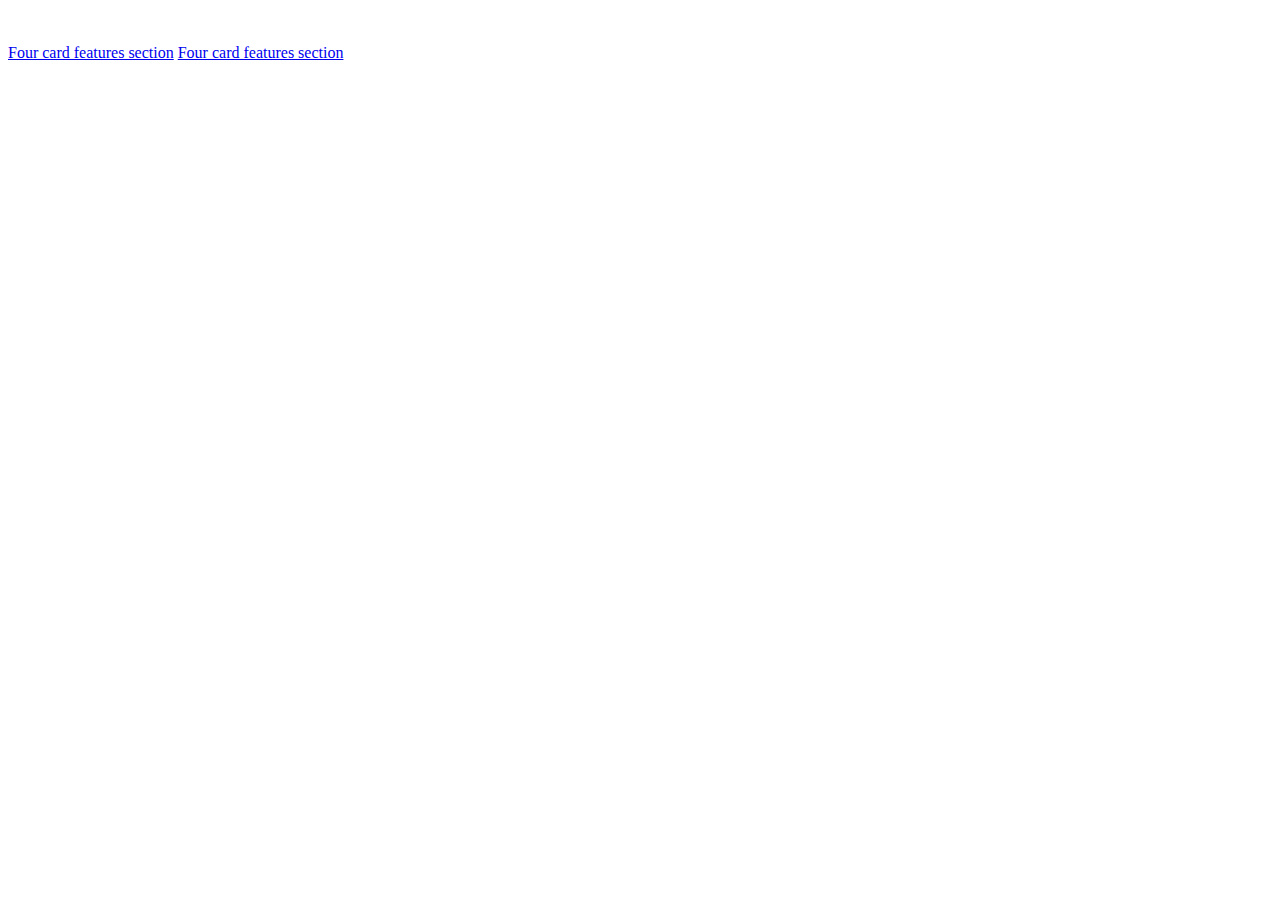
<file: index.html>
<!DOCTYPE html>
<html lang="en">
<head>
    <meta charset="UTF-8">
    <meta name="viewport" content="width=device-width, initial-scale=1.0">
    <title>Document</title>
</head>
<body>
    <br>
    <br>
   <a href="https://priceless-jennings-22627a.netlify.com/four-card/">Four card features section</a> 
   <a href="https://priceless-jennings-22627a.netlify.app/insure-landing-page-master/">Four card features section</a> 
</body>
</html>
</file>
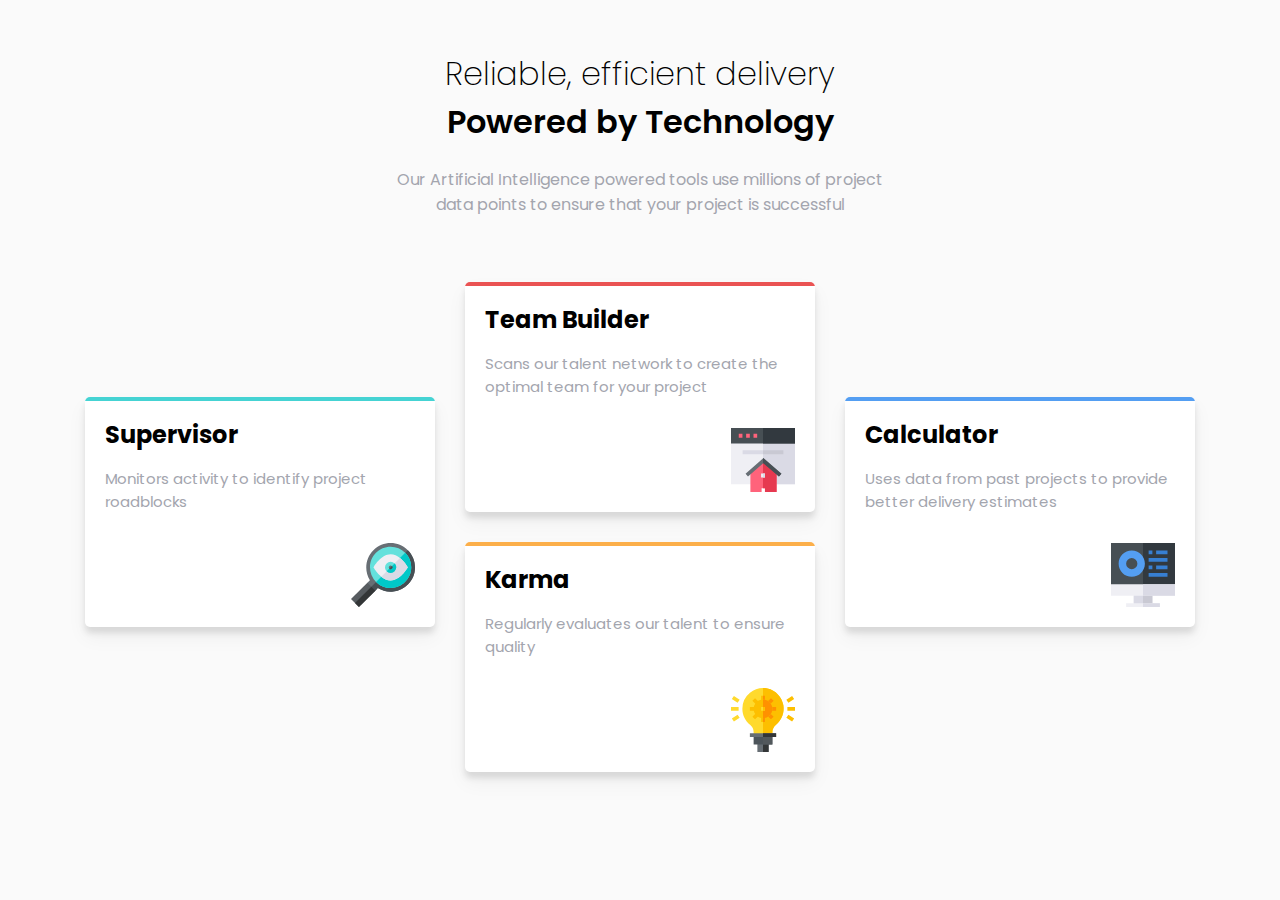
<file: four-card/index.html>
<!DOCTYPE html>
<html lang="en">
  <head>
    <meta charset="UTF-8" />
    <meta name="viewport" content="width=device-width, initial-scale=1.0" />
    <link
      rel="icon"
      type="image/png"
      sizes="32x32"
      href="./images/favicon-32x32.png"
    />
    <link rel="stylesheet" href="style.css" />
    <title>Frontend Mentor | Four card feature section</title>
  </head>
  <body>
    <header>
      <h1>
        Reliable, efficient delivery
        <span>
          Powered by Technology
        </span>
      </h1>
      <p>
        Our Artificial Intelligence powered tools use millions of project data
        points to ensure that your project is successful
      </p>
    </header>
    <div class="container">
      <div class="box box-cyan box-push">
        <h2>
          Supervisor     
        </h2>
        <p>
          Monitors activity to identify project roadblocks
        </p>
        <img src="./images/icon-supervisor.svg" alt="supervisorIcon" />
      </div>
      <div class="box box-red">
        <h2>
          Team Builder
        </h2>
        <p>
          Scans our talent network to create the optimal team for your project
        </p>
        <img src="./images/icon-team-builder.svg" alt="teambuildeIcon" />
      </div>
      <div class="box box-blue box-push">
        <h2>
          Calculator
        </h2>
        <p>
          Uses data from past projects to provide better delivery estimates
        </p>
        <img src="./images/icon-calculator.svg" alt="calculatorIcon" />
      </div>
      <div class="box box-orange">
        <h2>
          Karma
        </h2>
        <p>
          Regularly evaluates our talent to ensure quality
        </p>
        <img src="./images/icon-karma.svg" alt="karmaIcon" />
      </div>
    </div>

    <!-- <footer>
      <p>
        Challenge by
        <a href="https://www.frontendmentor.io?ref=challenge" target="_blank"
          >Frontend Mentor</a
        >. Coded by <a href="#">sajas</a>.
      </p>
    </footer> -->
  </body>
</html>
</file>
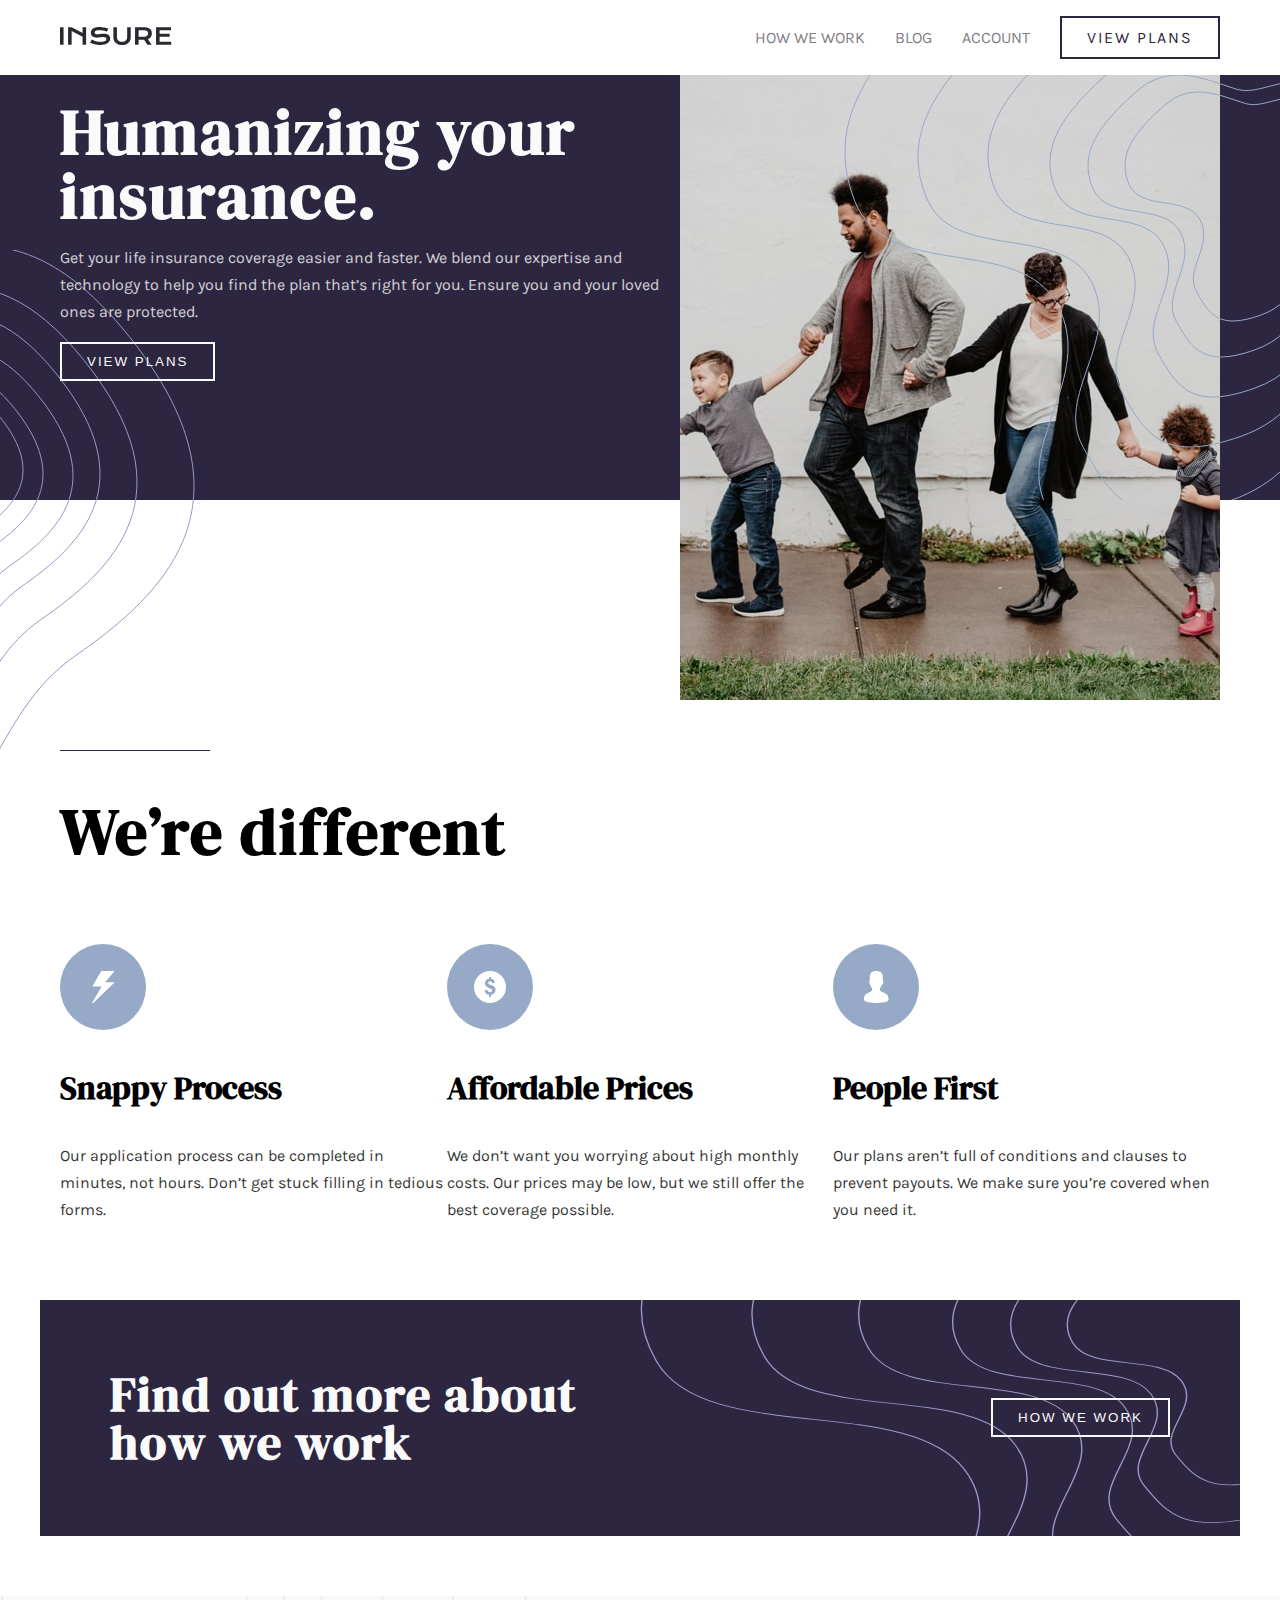
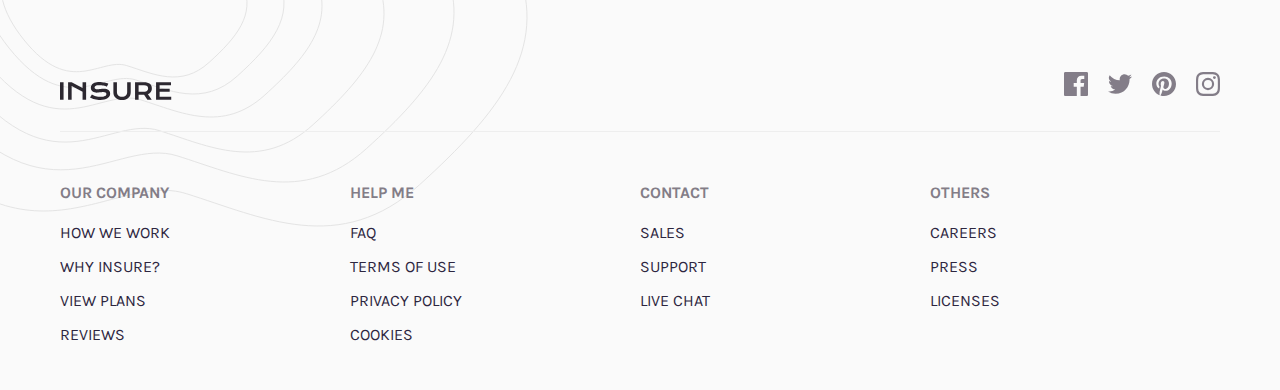
<file: insure-landing-page-master/index.html>
<!DOCTYPE html>
<html lang="en">
  <head>
    <meta charset="UTF-8" />
    <meta name="viewport" content="width=device-width, initial-scale=1.0" />
    <!-- displays site properly based on user's device -->

    <link
      rel="icon"
      type="image/png"
      sizes="32x32"
      href="./images/favicon-32x32.png"
    />
    <link rel="stylesheet" href="./style.css" />
    <title>Frontend Mentor | Insure landing page</title>

    <script src="main.js" defer></script>
    <!-- Feel free to remove these styles or customise in your own stylesheet 👍 -->
  </head>

  <body>
    <nav>
      <div class="container">
        <div class="flex">
          <div class="img-wrapper">
            <img src="./images/logo.svg" alt="logo" />
          </div>
          <button class="hamburger" id="hamburger">
            <img class="open" src="images/icon-hamburger.svg" alt="icon-hamburger" />
            <img class="close" src="images/icon-close.svg" alt="icon-close" />
          </button>
          <ul id="menu">
            <li>
              <a href="#">
                How we work
              </a>
            </li>
            <li>
              <a href="#">
                Blog
              </a>
            </li>
            <li>
              <a href="#">
                Account
              </a>
            </li>
            <li>
              <a href="#" class="btn btn-reverse">
                View plans
              </a>
            </li>
          </ul>
        </div>
      </div>
    </nav>

    <header>
      <div class="container">
        <div class="flex align-start reverse-mobile">
          <div>
            <h1 class="line-top">
              Humanizing your insurance.
            </h1>
            <p>
              Get your life insurance coverage easier and faster. We blend our
              expertise and technology to help you find the plan that’s right
              for you. Ensure you and your loved ones are protected.
            </p>

            <button class="btn">
              View plans
            </button>
          </div>
          <img
            class="header-img"
            src="images/image-intro-desktop.jpg"
            alt="intro-image-desktop"
          />
        </div>
      </div>
    </header>
    <section class="container">
      <h2 class="line-top line-violet">
        We’re different
      </h2>
      <div class="flex">
        <div class="tile">
          <img src="images/icon-snappy-process.svg" alt="" />
          <h3>
            Snappy Process
          </h3>
          <p>
            Our application process can be completed in minutes, not hours.
            Don’t get stuck filling in tedious forms.
          </p>
        </div>
        <div class="tile">
          <img src="images/icon-affordable-prices.svg" alt="" />
          <h3>Affordable Prices</h3>
          <p>
            We don’t want you worrying about high monthly costs. Our prices may
            be low, but we still offer the best coverage possible.
          </p>
        </div>
        <div class="tile">
          <img src="images/icon-people-first.svg" alt="" />
          <h3>
            People First
          </h3>
          <p>
            Our plans aren’t full of conditions and clauses to prevent payouts.
            We make sure you’re covered when you need it.
          </p>
        </div>
      </div>
    </section>
    <section class="container bg-violet">
      <div class="flex">
        <div>
          <h2>
            Find out more about how we work
          </h2>
        </div>
        <button class="btn">
          How we work
        </button>
      </div>
    </section>
    <footer>
      <div class="container">
        <div class="flex border-bottom">
          <div>
            <img src="images/logo.svg" alt="" />
          </div>
          <ul class="flex">
            <li>
              <a href="#"
                ><img src="images/icon-facebook.svg" alt="facebook-icon"
              /></a>
            </li>
            <li>
              <a href="#"
                ><img src="images/icon-twitter.svg" alt="twitter-icon"
              /></a>
            </li>
            <li>
              <a href="#"
                ><img src="images/icon-pinterest.svg" alt="pinterest-icon"
              /></a>
            </li>
            <li>
              <a href="#"
                ><img src="images/icon-instagram.svg" alt="instagram-icon"
              /></a>
            </li>
          </ul>
        </div>
        <div class="flex align-start">
          <div>
            <h4>Our company</h4>
            <ul>
              <li>
                <a href="">
                  How we work
                </a>
              </li>
              <li>
                <a href="">
                  Why Insure?
                </a>
              </li>
              <li>
                <a href="">
                  View plans
                </a>
              </li>
              <li>
                <a href="">
                  Reviews
                </a>
              </li>
            </ul>
          </div>
          <div>
            <h4>Help me</h4>
            <ul>
              <li>
                <a href="">
                  FAQ
                </a>
              </li>
              <li>
                <a href="">
                  Terms of use
                </a>
              </li>
              <li>
                <a href="">
                  Privacy policy
                </a>
              </li>
              <li>
                <a href="">
                  Cookies
                </a>
              </li>
            </ul>
          </div>
          <div>
            <h4>Contact</h4>
            <ul>
              <li>
                <a href="">
                  Sales
                </a>
              </li>
              <li>
                <a href="">
                  Support
                </a>
              </li>
              <li>
                <a href="">
                  Live chat
                </a>
              </li>
            </ul>
          </div>
          <div>
            <h4>Others</h4>
            <ul>
              <li>
                <a href="">
                  Careers
                </a>
              </li>
              <li>
                <a href="">
                  Press
                </a>
              </li>
              <li>
                <a href="">
                  Licenses
                </a>
              </li>
            </ul>
          </div>
        </div>
      </div>

      <!-- <div class="attribution">
            Challenge by
            <a
              href="https://www.frontendmentor.io?ref=challenge"
              target="_blank"
              >Frontend Mentor</a
            >. Coded by <a href="#">sajas</a>.
          </div> -->
      <!-- </div> -->
    </footer>
  </body>
</html>
</file>
<file: four-card/style.css>
@import url("https://fonts.googleapis.com/css2?family=Poppins:wght@200;400;600&display=swap");

* {
  box-sizing: border-box;
}

body {
  background: hsl(0, 0%, 98%);
  font-family: "Poppins", sans-serif;
}

header {
  margin: 50px auto;
  max-width: 500px;
  text-align: center;
}
h1 {
  font-weight: 200;
}

h1 span {
  font-weight: 600;
}
p {
  color: hsl(229, 6%, 66%);
}
.container {
  display: flex;
  margin: 0 auto;
  max-width: 114 0px;
  flex-wrap: wrap;
  justify-content: center;
}
.box {
  padding: 20px;
  background-color: #ffff;
  margin: 15px;
  width: 350px;
  box-shadow: 0 10px 20px rgba(0, 0, 0, 0.05), 0 6px 6px rgba(0, 0, 0, 0.1);
  border-radius: 5px;
  position: relative;
  overflow: hidden;
}

.box::after {
  content: "";
  position: absolute;

  top: 0;
  left: 0;
  width: 100%;
  height: 4px;
}
.box-blue::after {
  background-color: hsl(212, 86%, 64%);
}
.box-cyan::after {
  background-color: hsl(180, 62%, 55%);
}
.box-red::after {
  background-color: hsl(0, 78%, 62%);
}
.box-orange::after {
  background-color: hsl(34, 97%, 64%);
}
.box-push{
    transform: translateY(50%);
}
.box h2 {
  margin: 0;
}

.box p {
  font-size: 15px;
  margin: 15px 0 30px;
}

.box img {
  display: block;
  margin-left: auto;
}

@media (max-width:790px){
    .box-push{
        transform: translateY(0);
    }
}
</file>
<file: insure-landing-page-master/style.css>
@import url("https://fonts.googleapis.com/css2?family=DM+Serif+Display&family=Karla:wght@400;700&display=swap");

* {
  box-sizing: border-box;
}
body {
  margin: 0;
  font-family: "Karla", sans-serif;
}
:root {
  --dark-violet: hsl(256, 26%, 20%);
  --grayish: hsl(216, 30%, 68%);
  --very-dark-violet: hsl(270, 9%, 17%);
  --dark-grayish-violet: hsl(273, 4%, 51%);
  --very-light-gray: hsl(0, 0%, 98%);
}
h1,
h2,
h3 {
  font-family: "DM Serif Display", serif;
}
h1,
h2 {
  font-size: 4rem;
  letter-spacing: 2px;
  line-height: 1;
  position: relative;
  margin: 0;
  padding-top: 50px;
}
h3 {
  font-size: 2em;
}

p {
  opacity: 0.8;
  line-height: 1.7;
}

.line-top::before {
  content: "";
  position: absolute;
  top: 0;
  left: 0;
  width: 150px;
  height: 1px;
  background-color: var(--very-light-gray);
}
.line-violet::before {
  background-color: var(--dark-violet);
}

.btn {
  cursor: pointer;
  background-color: transparent;
  border: 2px solid var(--very-light-gray);
  padding: 10px 25px;
  text-transform: uppercase;
  color: var(--very-light-gray);
  letter-spacing: 2px;
  display: inline-block;
}
.btn-reverse {
  border-color: var(--dark-violet);
  color: var(--dark-violet);
}
.container {
  width: 1200px;
  max-width: 100%;
  margin: 0 auto;
  padding: 0 20px;
}
.flex {
  display: flex;
  align-items: center;
  justify-content: center;
}
.flex > div {
  flex: 1;
}
.align-start {
  align-items: flex-start;
}
nav {
  /* padding: 20px 0; */
  background-color: #fff;
  position: fixed;
  top: 0;
  left: 0;
  width: 100vw;
  z-index: 100;
}

nav .hamburger {
  display: none;
}
nav ul {
  list-style: none;
  display: flex;
  align-items: center;
  padding: 0;
}
nav li {
  margin-left: 30px;
}
nav li a {
  text-decoration: none;
  text-transform: uppercase;
  color: var(--dark-grayish-violet);
}

header {
  background-color: var(--dark-violet);
  color: var(--very-light-gray);
  padding: 50px 0;
  position: relative;
  margin-bottom: 250px;
}
header * {
  z-index: 1;
}
header::after {
  content: "";
  background-image: url(images/bg-pattern-intro-right-desktop.svg);
  position: absolute;
  background-repeat: no-repeat;
  top: 0;
  right: 0;
  background-position: top right;
  height: 100%;
  width: 50%;
  z-index: 2;
}
header::before {
  content: "";
  background-image: url(images/bg-pattern-intro-left-desktop.svg);
  position: absolute;
  bottom: -50%;
  left: 0;
  background-position: bottom left;
  height: 100%;
  width: 100%;
  background-repeat: no-repeat;
  z-index: 0;
}

.header-img {
  margin-bottom: -250px;
  max-width: 100%;
}

.tile {
  margin-top: 80px;
}
.bg-violet {
  background-color: var(--dark-violet);
  padding: 70px;
  margin: 60px auto;
  background-image: url(images/bg-pattern-how-we-work-desktop.svg);
  background-position: top right;
  background-repeat: no-repeat;
  background-size: 50% 100%;
}

.bg-violet h2 {
  color: var(--very-light-gray);
  padding: 0;
  width: 60%;
  font-size: 3em;
}

footer {
  background-color: var(--very-light-gray);
  padding: 60px 0 30px;
  /* position: relative; */
  background-image: url(images/bg-pattern-footer-desktop.svg);
  background-position: top left;
  background-repeat: no-repeat;
}
footer h4 {
  color: var(--dark-grayish-violet);
  text-transform: uppercase;
}
footer ul {
  padding: 0;
  list-style-type: none;
}
footer ul.flex li:not(:first-child) {
  margin-left: 20px;
}
footer li {
  margin-bottom: 15px;
}
footer li a {
  color: var(--dark-violet);
  text-decoration: none;
  text-transform: uppercase;
}
.border-bottom {
  border-bottom: 1px solid #eee;
  margin-bottom: 30px;
}

@media screen and (max-width: 768px) {
  body {
    text-align: center;
  }
  .flex {
    flex-direction: column;
  }
  .reverse-mobile {
    flex-direction: column-reverse;
  }
  nav {
    padding: 10px 0;
  }
  nav .flex {
    flex-direction: row;
  }
  nav .img-wrapper {
    text-align: left;
  }

  nav ul {
    display: none;
  }
  nav ul.show {
    display: flex;
    flex-direction: column;
    width: 100vw;
    position: fixed;
    top: 55px;
    left: 0;
    background-color: var(--very-dark-violet);
    height: calc(100vh - 55px);
    z-index: 100;
    margin: 0;
    padding-top: 30px;
    /* background-image: url(images/bg-pattern-mobile-nav.svg);
  background-repeat: no-repeat; */
  }
  nav ul li {
    margin: 20px 0;
  }
  nav ul a {
    color: var(--very-light-gray);
  }
  .btn-reverse {
    border-color: var(--very-light-gray);
    color: var(--very-light-gray);
  }

  nav .hamburger {
    display: flex;
    background-color: transparent;
    cursor: pointer;
    border: 0;
  }

  nav .hamburger:focus {
    outline: none;
  }
  nav .hamburger .close {
    display: none;
  }
  nav .hamburger.show .open {
    display: none;
  }
  nav .hamburger.show .close {
    display: block;
  }

  header {
    /* padding-top: 0; */
    margin: 50px 0;
    /* margin-bottom: 50px; */
  }
  header::before,
  header::after {
    display: none;
  }

  .header-img {
    display: inline-block;
    margin-left: -20px;
    margin-bottom: -10px;
    max-width: calc(100% + 40px);
  }
  .line-top::before {
    left: 50%;
    transform: translateX(-50%);
  }
  .bg-violet {
    background-image: url(images/bg-pattern-how-we-work-mobile.svg);
  }
  .bg-violet h2 {
    width: 100%;
    margin-bottom: 20px;
  }

  footer {
    background-image: url(images/bg-pattern-footer-mobile.svg);
    background-size: 100% auto;
    background-position: top center;
  }
  footer ul.flex {
    flex-direction: row;
  }
  footer .flex div {
    width: 100%;
  }
}
</file>
